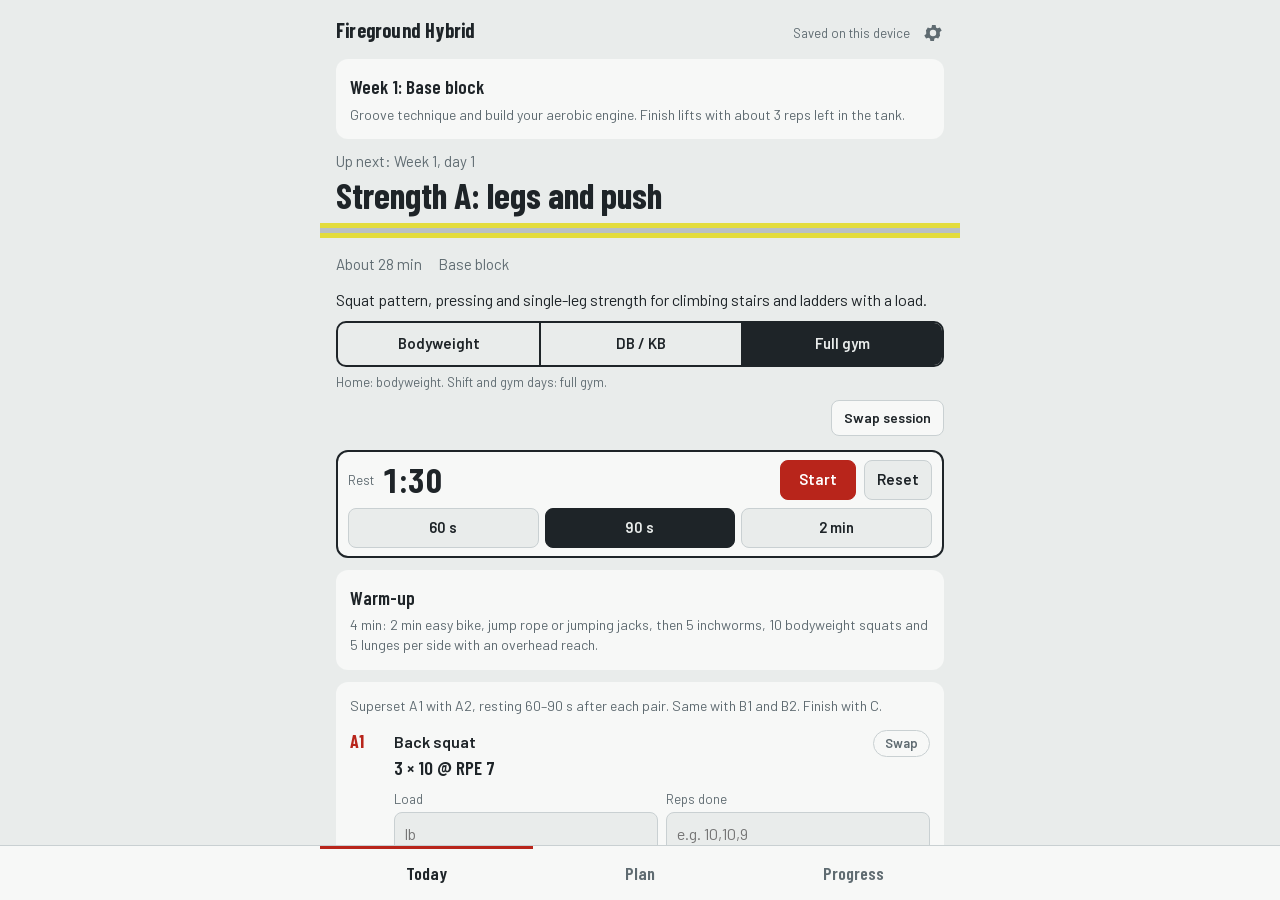
<file: index.html>
<!DOCTYPE html>
<html lang="en">
<head>
<meta charset="utf-8">
<meta name="viewport" content="width=device-width, initial-scale=1, viewport-fit=cover">
<title>Fireground Hybrid: 12 weeks</title>
<meta name="description" content="12-week hybrid strength and conditioning tracker for firefighters.">
<meta name="theme-color" content="#B8251B" media="(prefers-color-scheme: light)">
<meta name="theme-color" content="#151A1C" media="(prefers-color-scheme: dark)">
<meta name="apple-mobile-web-app-capable" content="yes">
<meta name="mobile-web-app-capable" content="yes">
<meta name="apple-mobile-web-app-status-bar-style" content="black-translucent">
<meta name="apple-mobile-web-app-title" content="Fireground">
<link rel="manifest" href="manifest.webmanifest">
<link rel="icon" type="image/png" sizes="192x192" href="icons/icon-192.png">
<link rel="apple-touch-icon" sizes="180x180" href="icons/icon-180.png">
<link rel="preload" href="fonts/barlow-400.woff2" as="font" type="font/woff2" crossorigin>
<link rel="preload" href="fonts/barlow-condensed-700.woff2" as="font" type="font/woff2" crossorigin>
<link rel="stylesheet" href="css/app.css">
<script>
/* Apply a shell sizing option saved in the diagnostic overlay before first paint (see app.css).
   Default: none (shell pinned to the screen edges). Choices saved before the nav-sizing release are
   cleared once, so everyone starts from the shell whose bottom is the screen bottom.            */
(function(){
  var o = null;
  try{
    if(localStorage.getItem('fh-shell-reset') !== '6'){ localStorage.removeItem('fh-shell'); localStorage.setItem('fh-shell-reset', '6'); }
    o = localStorage.getItem('fh-shell');
  }catch(e){}
  if(o === 'a' || o === 'b') document.documentElement.setAttribute('data-shell', o);
})();
</script>
</head>
<body>
<div id="app-shell">
<div class="statusbar" aria-hidden="true"></div>
<div id="scroller">
<div class="wrap">
  <header class="top"><span class="brand">Fireground Hybrid</span><span class="top-r"><span class="sync" id="sync">Saved on this device</span><button class="gear" id="open-settings" aria-label="Settings"><svg viewBox="0 0 24 24" width="22" height="22" aria-hidden="true"><path fill="currentColor" d="M19.4 13a7.6 7.6 0 0 0 0-2l2.1-1.6-2-3.5-2.5 1a7.5 7.5 0 0 0-1.7-1l-.4-2.6h-4l-.4 2.6a7.5 7.5 0 0 0-1.7 1l-2.5-1-2 3.5L4.6 11a7.6 7.6 0 0 0 0 2l-2.1 1.6 2 3.5 2.5-1a7.5 7.5 0 0 0 1.7 1l.4 2.6h4l.4-2.6a7.5 7.5 0 0 0 1.7-1l2.5 1 2-3.5zM12 15.5a3.5 3.5 0 1 1 0-7 3.5 3.5 0 0 1 0 7z"/></svg></button></span></header>
  <main id="app"></main>
</div>
</div>
<nav class="tabs" aria-label="Sections"><div class="in">
  <button data-tab="today">Today</button>
  <button data-tab="plan">Plan</button>
  <button data-tab="progress">Progress</button>
</div></nav>
</div>
<button class="update" id="update" hidden>Update available, tap to reload</button>
<div class="toast" id="toast" role="status" aria-live="polite"></div>
<div class="undo-toast" id="undo-toast" role="status" aria-live="polite" hidden><span id="undo-msg"></span><button id="undo-btn">Undo</button></div>
<div class="flash" id="flash" aria-hidden="true"></div>
<div class="sheet-wrap" id="sheet" hidden><div class="sheet-backdrop"></div><div class="sheet" role="dialog" aria-modal="true" aria-labelledby="sheet-title"><div class="sheet-grip" aria-hidden="true"></div><div id="sheet-body"></div></div></div>
<input type="file" id="import-file" class="vh" accept="application/json,.json" tabindex="-1" aria-hidden="true">
<script type="module" src="js/app.js"></script>
</body>
</html>
</file>
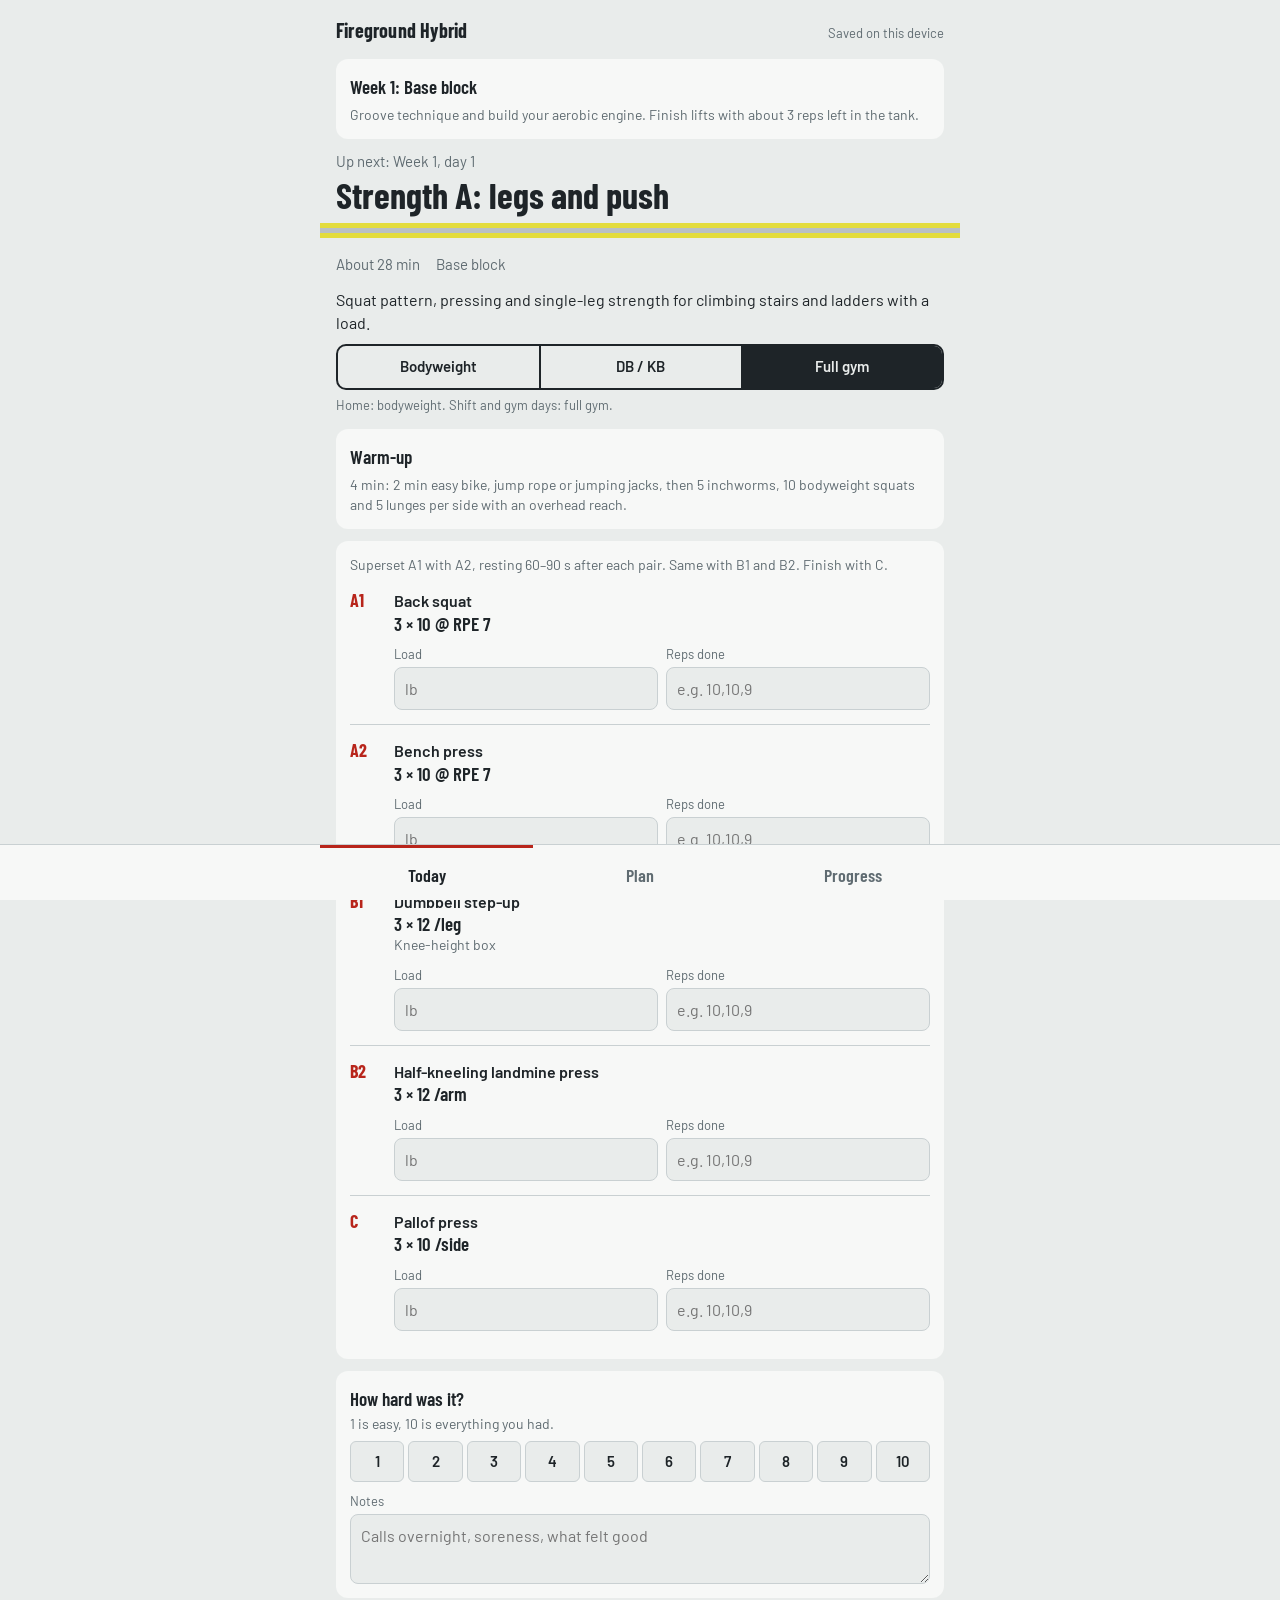
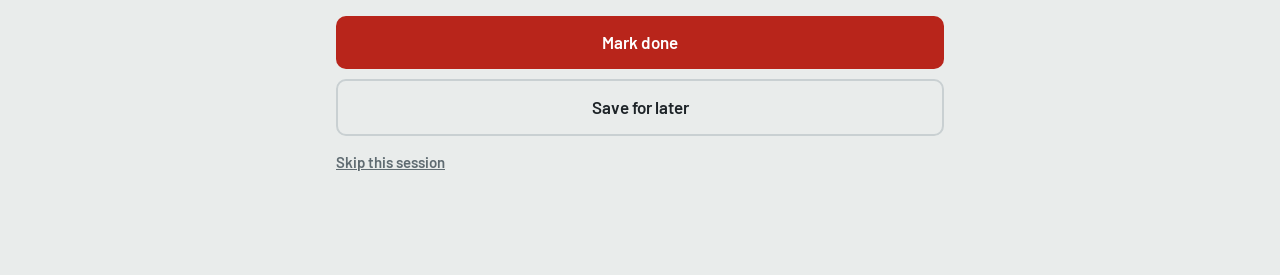
<file: fireground-hybrid.html>
<!DOCTYPE html>
<html lang="en">
<head>
<meta charset="utf-8">
<meta name="viewport" content="width=device-width, initial-scale=1, viewport-fit=cover">
<title>Fireground Hybrid: 12 weeks</title>
<link rel="preconnect" href="https://fonts.googleapis.com">
<link rel="preconnect" href="https://fonts.gstatic.com" crossorigin>
<link href="https://fonts.googleapis.com/css2?family=Barlow+Condensed:wght@500;600;700&family=Barlow:wght@400;500;600&display=swap" rel="stylesheet">
<style>
:root{
  --paper:#E9ECEB; --surface:#F7F8F7; --ink:#1E2428; --steel:#5F6B71; --line:#C9D0D2;
  --red:#B8251B; --red-ink:#FFFFFF; --trimY:#E3DC3C; --trimS:#B9C0C4; --hatch:#D3D8DA;
  --display:"Barlow Condensed","Arial Narrow",Arial,sans-serif;
  --body:"Barlow","Helvetica Neue",Arial,sans-serif;
  box-sizing:border-box;
  padding-top:env(safe-area-inset-top,0px);
  padding-bottom:env(safe-area-inset-bottom,0px);
}
@media (prefers-color-scheme: dark){
  :root:not([data-theme="light"]){
    --paper:#151A1C; --surface:#1E2427; --ink:#E5E9EA; --steel:#9AA6AC; --line:#333D41;
    --red:#E24B3C; --red-ink:#140706; --trimY:#D6D03A; --trimS:#8E979C; --hatch:#2B3337;
  }
}
:root[data-theme="dark"]{
  --paper:#151A1C; --surface:#1E2427; --ink:#E5E9EA; --steel:#9AA6AC; --line:#333D41;
  --red:#E24B3C; --red-ink:#140706; --trimY:#D6D03A; --trimS:#8E979C; --hatch:#2B3337;
}
*,*::before,*::after{box-sizing:inherit}
html{height:100%;scroll-padding-top:env(safe-area-inset-top,0px);-webkit-text-size-adjust:100%}
body{margin:0;min-height:100%;background:var(--paper);color:var(--ink);font-family:var(--body);font-size:16px;line-height:1.45}
button,input,textarea{font:inherit;color:inherit}
:focus-visible{outline:3px solid var(--red);outline-offset:2px}
.wrap{max-width:640px;margin:0 auto;padding:16px 16px calc(96px + env(safe-area-inset-bottom,0px))}
header.top{display:flex;justify-content:space-between;align-items:baseline;gap:12px;margin-bottom:14px}
.brand{font-family:var(--display);font-weight:700;font-size:20px;letter-spacing:.01em}
.sync{font-size:13px;color:var(--steel)}
h1{font-family:var(--display);font-weight:700;font-size:36px;line-height:1.02;margin:4px 0 10px}
h2{font-family:var(--display);font-weight:600;font-size:24px;line-height:1.1;margin:28px 0 10px}
h3{font-family:var(--display);font-weight:600;font-size:19px;margin:0}
p{margin:0 0 10px}
.muted{color:var(--steel)}
.small{font-size:14px}
.trim{height:15px;margin:6px -16px 16px;background:linear-gradient(to bottom,var(--trimY) 0 32%,var(--trimS) 32% 68%,var(--trimY) 68% 100%)}
.trim.thin{height:9px;margin:0 0 0;border-radius:2px}
.where{font-size:15px;color:var(--steel);margin:0}
.meta{display:flex;flex-wrap:wrap;gap:6px 16px;font-size:15px;color:var(--steel);margin-bottom:12px}
.seg{display:grid;grid-template-columns:repeat(3,1fr);border:2px solid var(--ink);border-radius:10px;overflow:hidden;margin:6px 0 6px}
.seg button{border:0;background:transparent;padding:10px 4px;font-weight:600;font-size:15px;cursor:pointer}
.seg button+button{border-left:2px solid var(--ink)}
.seg button[aria-pressed="true"]{background:var(--ink);color:var(--paper)}
.hint{font-size:13px;color:var(--steel);margin-bottom:14px}
.block{background:var(--surface);border-radius:12px;padding:14px;margin:12px 0}
.items{list-style:none;margin:0;padding:0}
.item{padding:14px 0;border-top:1px solid var(--line);display:grid;grid-template-columns:34px 1fr;gap:4px 10px}
.item:first-child{border-top:0;padding-top:4px}
.lab{font-family:var(--display);font-weight:700;font-size:18px;color:var(--red);line-height:1.3}
.nm{font-weight:600}
.rx{font-family:var(--display);font-weight:600;font-size:19px;line-height:1.2}
.note{font-size:14px;color:var(--steel)}
.inputs{grid-column:2;display:grid;grid-template-columns:1fr 1fr;gap:8px;margin-top:6px}
label.f{display:flex;flex-direction:column;font-size:13px;color:var(--steel);gap:3px}
input[type=text],input[type=number],textarea{width:100%;border:1.5px solid var(--line);background:var(--paper);border-radius:8px;padding:9px 10px;font-size:16px}
textarea{min-height:70px;resize:vertical}
.fields{display:grid;grid-template-columns:1fr 1fr;gap:10px}
.rpe{display:grid;grid-template-columns:repeat(10,1fr);gap:4px;margin:6px 0 4px}
.rpe button{border:1.5px solid var(--line);background:var(--paper);border-radius:6px;padding:9px 0;font-weight:600;cursor:pointer;font-size:15px}
.rpe button[aria-pressed="true"]{background:var(--red);border-color:var(--red);color:var(--red-ink)}
.actions{display:flex;flex-direction:column;gap:10px;margin-top:18px}
.btn{border:0;border-radius:10px;padding:14px 16px;font-weight:600;font-size:17px;cursor:pointer}
.btn.primary{background:var(--red);color:var(--red-ink)}
.btn.ghost{background:transparent;border:2px solid var(--line)}
.btn.link{background:none;padding:6px 0;text-align:left;color:var(--steel);text-decoration:underline;font-size:15px}
.done-note{display:flex;align-items:center;gap:10px;margin:10px 0}
.done-note .trim{width:46px;margin:0;flex:none}
/* plan */
.week{padding:12px 0;border-top:1px solid var(--line)}
.week.now h3{color:var(--red)}
.wk-head{display:flex;justify-content:space-between;align-items:baseline;gap:8px;margin-bottom:8px}
.tags{display:grid;grid-template-columns:repeat(6,1fr);gap:8px}
.tag{position:relative;border:2px solid var(--line);background:var(--surface);border-radius:7px;height:58px;display:flex;flex-direction:column;align-items:center;justify-content:flex-end;padding-bottom:6px;cursor:pointer;overflow:hidden}
.tag::before{content:"";position:absolute;top:6px;left:50%;width:9px;height:9px;margin-left:-4.5px;border-radius:50%;background:var(--paper);border:1.5px solid var(--line)}
.tag b{font-family:var(--display);font-size:20px;line-height:1}
.tag small{font-size:11px;color:var(--steel)}
.tag.opt{border-style:dashed}
.tag.done{border-color:var(--trimY);background:linear-gradient(to bottom,transparent 0 58%,var(--trimY) 58% 66%,var(--trimS) 66% 74%,var(--trimY) 74% 82%,transparent 82%) ,var(--surface)}
.tag.done b{color:var(--ink)}
.tag.done small{visibility:hidden}
.tag.skip{background:repeating-linear-gradient(135deg,var(--hatch) 0 6px,transparent 6px 12px),var(--surface)}
.tag.next{border-color:var(--red)}
.legend{display:flex;flex-wrap:wrap;gap:4px 14px;font-size:14px;color:var(--steel);margin:6px 0 4px}
/* progress */
table{width:100%;border-collapse:collapse;font-size:15px}
th,td{text-align:left;padding:9px 6px;border-top:1px solid var(--line);vertical-align:top}
th{font-weight:600;color:var(--steel);font-size:13px}
td.num{font-family:var(--display);font-weight:600;font-size:18px}
.bars{display:grid;grid-template-columns:repeat(12,1fr);gap:4px;align-items:end;height:120px;margin-top:6px}
.bar{background:var(--ink);border-radius:3px 3px 0 0;min-height:2px}
.bar.empty{background:var(--line)}
.bar-x{display:grid;grid-template-columns:repeat(12,1fr);gap:4px;font-size:11px;color:var(--steel);text-align:center;margin-top:4px}
.count{font-family:var(--display);font-weight:700;font-size:44px;line-height:1}
/* nav */
nav.tabs{position:fixed;left:0;right:0;bottom:0;background:var(--surface);border-top:1px solid var(--line);padding-bottom:env(safe-area-inset-bottom,0px);z-index:5}
nav.tabs .in{max-width:640px;margin:0 auto;display:grid;grid-template-columns:repeat(3,1fr)}
nav.tabs button{background:none;border:0;padding:14px 0 12px;font-family:var(--display);font-weight:600;font-size:18px;color:var(--steel);cursor:pointer;border-top:3px solid transparent}
nav.tabs button[aria-current="page"]{color:var(--ink);border-top-color:var(--red)}
.toast{position:fixed;left:50%;transform:translateX(-50%);bottom:calc(76px + env(safe-area-inset-bottom,0px));background:var(--ink);color:var(--paper);padding:10px 16px;border-radius:8px;font-size:15px;max-width:90vw;z-index:9;opacity:0;pointer-events:none;transition:opacity .2s}
.toast.show{opacity:1}
@media (prefers-reduced-motion: reduce){.toast{transition:none}}
</style>
</head>
<body>
<div class="wrap">
  <header class="top"><span class="brand">Fireground Hybrid</span><span class="sync" id="sync">Saved on this device</span></header>
  <main id="app"></main>
</div>
<nav class="tabs" aria-label="Sections"><div class="in">
  <button data-tab="today">Today</button>
  <button data-tab="plan">Plan</button>
  <button data-tab="progress">Progress</button>
</div></nav>
<div class="toast" id="toast" role="status" aria-live="polite"></div>

<script>
/* ---------------- Program ---------------- */
const PH = w => (w===4||w===8) ? 'deload' : w===12 ? 'test' : w<=3 ? 'base' : w<=7 ? 'build' : 'peak';
const PH_NAME = {base:'Base block', build:'Build block', peak:'Peak block', deload:'Deload week', test:'Test week'};
const PH_NOTE = {
  base:'Groove technique and build your aerobic engine. Finish lifts with about 3 reps left in the tank.',
  build:'Heavier loads and harder intervals. Finish lifts with about 2 reps left in the tank.',
  peak:'Heaviest lifts, fastest intervals and the most fireground-specific work of the program.',
  deload:'Back off on purpose. Same movements, less volume, so your body absorbs the last three weeks.',
  test:'A light week to freshen up, then retest everything from week 1.'
};
const MAIN = {1:'3 × 10 @ RPE 7',2:'3 × 10, add a little load',3:'4 × 8 @ RPE 7–8',4:'2 × 8 light (RPE 6)',5:'4 × 6 @ RPE 8',6:'4 × 5, add load',7:'5 × 5 @ RPE 8',8:'2 × 5 light (RPE 6)',9:'4 × 4 @ RPE 8',10:'4 × 3 @ RPE 8–9',11:'5 × 3, heaviest of the program',12:'3 × 3 crisp, about 80% effort'};
const MAINBW = {1:'3 × 12',2:'3 × 15',3:'4 × 12, 3-second lowering',4:'2 × 10 easy',5:'4 × 10, 3-sec lowering + pause',6:'4 × 12, 3-sec lowering + pause',7:'5 × 10, harder variation',8:'2 × 10 easy',9:'4 × 8, harder variation, explode up',10:'4 × max quality reps (stop 2 short)',11:'5 × 8, harder variation',12:'3 × 6 crisp'};
const ACC = {base:'3 × 12', build:'3 × 10', peak:'3 × 8', deload:'2 × 10', test:'2 × 8'};
const WARM = '4 min: 2 min easy bike, jump rope or jumping jacks, then 5 inchworms, 10 bodyweight squats and 5 lunges per side with an overhead reach.';
const it = (lab,name,rx,note='',log=true,main=false) => ({lab,name,rx,note,log,main});
const cardioFields = [{k:'duration',l:'Time (min)',t:'number'},{k:'distance',l:'Distance',t:'text'},{k:'hr',l:'Avg heart rate',t:'number'},{k:'watts',l:'Avg watts / RPM',t:'text'}];

function strengthA(w){
  const p=PH(w), m=MAIN[w], mb=MAINBW[w], a=ACC[p], pw = p==='peak', light = p==='deload'||p==='test';
  const C = light ? '2 × ' : '3 × ';
  return {kind:'strength', code:'S', title:'Strength A: legs and push', minutes: light?20:28,
    focus:'Squat pattern, pressing and single-leg strength for climbing stairs and ladders with a load.',
    how:'Superset A1 with A2, resting 60–90 s after each pair. Same with B1 and B2. Finish with C.',
    versions:{
      bw:[pw&&it('P','Squat jumps','3 × 5','Land soft, reset each rep',false), it('A1','Bulgarian split squat',mb+' /leg','Rear foot on a chair or couch',true,true), it('A2','Push-ups',mb,'Feet on a chair from week 7',true,true), it('B1','Reverse lunge',a+' /leg'), it('B2','Pike push-up',a), it('C','Hollow hold',C+'30 s','',false)].filter(Boolean),
      db:[pw&&it('P','Squat jumps','3 × 5','Land soft, reset each rep',false), it('A1','Goblet squat',m,'',true,true), it('A2','Dumbbell floor press',m,'Use a bench if you have one',true,true), it('B1','Dumbbell step-up',a+' /leg','Knee-height step'), it('B2','Half-kneeling dumbbell press',a+' /arm'), it('C','Suitcase carry',C+'30 m /side','Stay tall, no leaning')].filter(Boolean),
      gym:[pw&&it('P','Box jump','3 × 3','Step down, full reset each rep',false), it('A1','Back squat',m,'',true,true), it('A2','Bench press',m,'',true,true), it('B1','Dumbbell step-up',a+' /leg','Knee-height box'), it('B2','Half-kneeling landmine press',a+' /arm'), it('C','Pallof press',C+'10 /side','')].filter(Boolean)
    }};
}
function strengthB(w){
  const p=PH(w), m=MAIN[w], mb=MAINBW[w], a=ACC[p], pw = p==='peak', light = p==='deload'||p==='test';
  const C = light ? '2 × ' : '3 × ';
  return {kind:'strength', code:'S', title:'Strength B: pull, hinge and carry', minutes: light?20:28,
    focus:'Deadlift pattern, pulling and grip for hose pulls, victim drags and carrying tools.',
    how:'Superset A1 with A2, resting 60–90 s after each pair. Same with B1 and B2. Finish with C.',
    versions:{
      bw:[pw&&it('P','Broad jumps','3 × 3','Stick each landing',false), it('A1','Single-leg hip thrust',mb+' /leg','Shoulders on a couch or bench',true,true), it('A2','Pull-ups or table rows',mb,'Rows under a sturdy table if no bar',true,true), it('B1','Single-leg RDL',a+' /leg','Slow, hips square'), it('B2','Bear crawl',(light?'2':'4')+' × 20 m','Knees an inch off the floor',false), it('C','Side plank',C+'30 s /side','',false)].filter(Boolean),
      db:[pw&&it('P','Kettlebell swing','3 × 8 hard','Snap the hips, float the bell'), it('A1','Dumbbell Romanian deadlift',m,'',true,true), it('A2','One-arm dumbbell row',m+' /arm','',true,true), it('B1','Single-leg dumbbell RDL',a+' /leg'), it('B2','Farmer carry',(light?'2':'4')+' × 40 m','Heavy, fast, tall'), it('C','Plank drag-through',C+'10 /side')].filter(Boolean),
      gym:[pw&&it('P','Kettlebell swing','3 × 8 hard','Snap the hips, float the bell'), it('A1','Trap bar deadlift',m,'',true,true), it('A2','Pull-ups',m,'Band or lat pulldown if needed; add weight once 10 reps is easy',true,true), it('B1','Chest-supported row',a), it('B2','Farmer carry',(light?'2':'4')+' × 40 m','Heavy, fast, tall'), it('C','Dead hang',C+'max hold (cap 60 s)','Grip for tools and hose')].filter(Boolean)
    }};
}
function bike(w){
  const main = {1:'8 × 30 s hard (RPE 8), 90 s easy between',2:'10 × 30 s hard, 90 s easy between',3:'10 × 40 s hard, 80 s easy between',4:'20 min steady zone 2, add 4 × 15 s fast spins',5:'5 × 2 min hard (RPE 8), 1 min easy between',6:'6 × 2 min hard, 1 min easy between',7:'4 × 3 min hard, 90 s easy between',8:'20 min steady zone 2, add 4 × 15 s fast spins',9:'2 sets of 8 × 20 s all-out, 40 s easy; 2 min easy between sets',10:'2 sets of 10 × 20 s all-out, 40 s easy; 2 min easy between sets',11:'6 × 1 min hard, 1 min easy, then 4 × 20 s all-out, 40 s easy',12:'15 min easy, add 4 × 30 s openers at race pace'}[w];
  return {kind:'cardio', code:'B', title: PH(w)==='deload' ? 'Bike: easy aerobic' : 'Bike intervals', minutes:26,
    focus:'Your stationary bike at home is perfect for this. Builds the engine for repeated hard efforts on scene with low impact on your joints.',
    steps:[it('1','Warm-up','5 min easy, build to moderate','',false), it('2','Main set',main,'',false), it('3','Cool-down','3–5 min easy spin','',false)],
    fields:cardioFields};
}
function run(w){
  const main = {1:'20 min easy, conversational pace',2:'22 min easy',3:'25 min easy, last 3 min a little faster',4:'20 min easy',5:'3 × 5 min comfortably hard (RPE 7), 1 min walk between',6:'3 × 6 min comfortably hard, 1 min walk between',7:'2 × 10 min comfortably hard, 2 min walk between',8:'20 min easy',9:'6 × 90 s hard (RPE 8–9), 90 s easy jog between',10:'8 × 90 s hard, 90 s easy jog between',11:'5 × 2 min hard, 2 min easy jog between',12:'15 min easy, add 4 × 20 s strides'}[w];
  const easy = ['base','deload'].includes(PH(w)) || w===12;
  return {kind:'cardio', code:'R', title: easy ? 'Run: aerobic base' : 'Run: '+(PH(w)==='build'?'tempo':'intervals'), minutes:25,
    focus:'Walk breaks are fine on easy days. No running today? Do the same structure on the bike, a rower or a stair climber.',
    steps: easy ? [it('1','Run',main,'You should be able to talk in full sentences',false)] : [it('1','Warm-up','5 min easy jog','',false), it('2','Main set',main,'',false), it('3','Cool-down','3 min easy jog or walk','',false)],
    fields:cardioFields};
}
function hybrid(w){
  const p = PH(w);
  if (w===1 || w===12) return {kind:'hybrid', code:'F', title: w===1 ? 'Fireground benchmark' : 'Fireground benchmark retest', minutes:25,
    focus:'4 rounds for time. Note which version you use; repeat the same one in week 12 so the times compare.',
    how:'Warm up well, then go. Steady first round, empty the tank on the last.',
    versions:{
      bw:[it('1','Step-ups or stair climbs','20 total','Bench, stairs or a sturdy chair',false), it('2','Bear crawl','20 m','',false), it('3','Burpees','10','',false), it('4','Air squats','20','',false)],
      db:[it('1','Dumbbell step-ups','20 total','',false), it('2','Farmer carry','40 m','Heavy',false), it('3','Burpees','10','',false), it('4','Kettlebell swings','15','',false)],
      gym:[it('1','Row','250 m','',false), it('2','Sled push','20 m','Or 40 m heavy farmer carry',false), it('3','Burpees','10','',false), it('4','Kettlebell swings','15','',false)]
    },
    fields:[{k:'result',l:'Total time (mm:ss)',t:'text'},{k:'hr',l:'Avg heart rate',t:'number'}]};
  if (p==='base' || p==='deload') {
    const dl = p==='deload';
    return {kind:'hybrid', code:'F', title: dl ? 'Fireground circuit: easy' : 'Fireground circuit', minutes: dl?20:25,
      focus: dl ? '15 min continuous at an easy, nose-breathing pace, then 5 min of mobility.' : (w===2?'18':'20')+'-minute AMRAP at a steady pace (RPE 7). Move the whole time and count rounds.',
      how:'Cycle through the list in order. Smooth beats fast.',
      versions:{
        bw:[it('1','Burpees','10','',false), it('2','Step-ups or stair climbs','20 total','',false), it('3','Bear crawl','20 m','',false), it('4','Air squats','15','',false)],
        db:[it('1','Dumbbell thrusters','10','',false), it('2','Kettlebell swings','12','',false), it('3','Farmer carry','40 m','',false), it('4','Dumbbell step-ups','10 /leg','',false)],
        gym:[it('1','Row','200 m','',false), it('2','Sled push','20 m','',false), it('3','Wall balls','10','',false), it('4','Box step-ups','10 /leg','',false)]
      },
      fields:[{k:'result',l: dl ? 'How it felt' : 'Rounds completed',t:'text'},{k:'hr',l:'Avg heart rate',t:'number'}]};
  }
  if (p==='build') return {kind:'hybrid', code:'F', title:'Fireground circuit: for time', minutes:27,
    focus:(w===7?'6':'5')+' rounds for time with 60 s rest between rounds. Push the pace (RPE 8).',
    how:'Go hard but keep every rep clean. Log the total time.',
    versions:{
      bw:[it('1','Burpees','8','',false), it('2','Jumping lunges','20 total','',false), it('3','Bear crawl','20 m','',false), it('4','Push-ups','10','',false)],
      db:[it('1','Kettlebell swings','12','',false), it('2','Dumbbell push press','8','',false), it('3','Front-rack carry','30 m','',false), it('4','Dumbbell reverse lunges','10 total','',false)],
      gym:[it('1','Assault bike','12 cal','Or 15 cal row',false), it('2','Sled drag, walking backward','20 m','Victim drag',false), it('3','Dumbbell push press','8','',false), it('4','Farmer carry','30 m','',false)]
    },
    fields:[{k:'result',l:'Total time (mm:ss)',t:'text'},{k:'hr',l:'Avg heart rate',t:'number'}]};
  const rounds = w===9 ? 5 : 6;
  return {kind:'hybrid', code:'F', title:'Fireground intervals', minutes:26,
    focus: rounds+' rounds of 3 min on, 1 min off. Each round is 1 minute at each station, done in order.',
    how:'On shift, if your department allows it, do this in turnout coat and SCBA pack once in this block and cut it to 4 rounds.',
    versions:{
      bw:[it('1','Stair climbs or step-ups','1 min','Stair climb',false), it('2','Bear crawl','1 min','Search crawl',false), it('3','Burpees','1 min','',false)],
      db:[it('1','Weighted step-ups','1 min','Stair climb with a load',false), it('2','Farmer carry','1 min','Equipment carry',false), it('3','Kettlebell swings','1 min','',false)],
      gym:[it('1','Stair climber','1 min','Or weighted step-ups',false), it('2','Sled drag or rope sled pull','1 min','Victim drag, hose pull',false), it('3','Med ball or sledgehammer slams','1 min','Forcible entry',false)]
    },
    fields:[{k:'result',l:'Rounds completed',t:'text'},{k:'hr',l:'Avg heart rate',t:'number'}]};
}
function day6(w){
  if (w===1 || w===12) return {kind:'test', code:'T', title: w===1 ? 'Baseline test' : 'Final test', minutes:28,
    focus: w===1 ? 'Sets your starting numbers. Treadmill at 1% incline or a track is fine for the run.' : 'Same tests as week 1, same conditions if you can. See what twelve weeks did.',
    steps:[it('1','Warm-up','5 min easy jog plus a few strides','',false), it('2','1.5-mile run','For time','',false), it('3','Rest','5 min, walk it off','',false), it('4','Push-ups','One set, max reps','Chest to a fist on the floor, no resting at the top',false), it('5','Pull-ups','One set, max reps','Strict, from a dead hang',false)],
    fields:[{k:'run',l:'1.5-mile time (mm:ss)',t:'text'},{k:'pushups',l:'Push-ups',t:'number'},{k:'pullups',l:'Pull-ups',t:'number'}]};
  return {kind:'cardio', code:'Z', optional:true, title:'Zone 2 and mobility', minutes:30,
    focus:'Optional sixth day. Easy aerobic work that speeds recovery. Skip it if you are beat up after shift.',
    steps:[it('1','Zone 2','25 min easy bike or run','Nose breathing, talk in full sentences',false), it('2','Mobility','5 min','Hip flexor stretch, 90/90 hips, thoracic rotations, child\u2019s pose',false)],
    fields:cardioFields};
}
const PLAN = [];
for (let w=1; w<=12; w++){
  const days = [strengthA(w), bike(w), hybrid(w), run(w), strengthB(w), day6(w)];
  days.forEach((s,i)=>{ s.id='w'+w+'d'+(i+1); s.week=w; s.day=i+1; PLAN.push(s); });
}
const BY_ID = Object.fromEntries(PLAN.map(s=>[s.id,s]));
const REQUIRED = PLAN.filter(s=>!s.optional);
const VNAME = {bw:'Bodyweight', db:'DB / KB', gym:'Full gym'};

/* ---------------- State and storage ---------------- */
const KEY='fireground-hybrid.v1';
const state = {logs:{}, settings:{version:'gym'}, tab:'today', openId:null};
let REMOTE=null;
(function loadLocal(){ try{ const s=JSON.parse(localStorage.getItem(KEY)||'null'); if(s){ state.logs=s.logs||{}; state.settings=Object.assign(state.settings,s.settings||{});} }catch(e){} })();
let lt=null;
function saveLocal(){ clearTimeout(lt); lt=setTimeout(()=>{ try{ localStorage.setItem(KEY, JSON.stringify({logs:state.logs, settings:state.settings})); }catch(e){} },250); }
function setSync(t){ document.getElementById('sync').textContent=t; }
const clean = o => JSON.parse(JSON.stringify(o));
async function pushLog(id){
  saveLocal();
  if(!REMOTE) return true;
  try{ await REMOTE.doc('log_'+id).set(clean(state.logs[id])); setSync('Saved to your account'); return true; }
  catch(e){ setSync('Saved on this device only'); return false; }
}
async function pushSettings(){
  saveLocal();
  if(!REMOTE) return;
  try{ await REMOTE.doc('settings').set(clean(state.settings)); }catch(e){}
}
async function initRemote(){
  if(!window.claude || typeof claude.use!=='function') return;
  try{
    const [db,user] = await Promise.all([claude.use('db'), claude.use('user')]);
    if(!db || !user) return;
    const uid = await user.id(); if(!uid) return;
    const col = db.collection('data/users/'+uid);
    const snap = await col.get();
    const remote = {}; let rs=null;
    snap.docs.forEach(d=>{ if(!d.exists) return; if(d.id==='settings') rs=d.data(); else if(d.id.startsWith('log_')) remote[d.id.slice(4)]=d.data(); });
    REMOTE = col;
    const toPush=[];
    for(const id of new Set([...Object.keys(remote),...Object.keys(state.logs)])){
      const r=remote[id], l=state.logs[id];
      if(r && (!l || (r.updatedAt||0) >= (l.updatedAt||0))) state.logs[id]=clean(r);
      else if(l) toPush.push(id);
    }
    if(rs) state.settings=Object.assign(state.settings, rs);
    for(const id of toPush){ await col.doc('log_'+id).set(clean(state.logs[id])); }
    saveLocal(); setSync('Saved to your account'); render();
  }catch(e){ REMOTE=null; setSync('Saved on this device'); }
}

/* ---------------- Helpers ---------------- */
const esc = s => String(s??'').replace(/[&<>"']/g, c=>({'&':'&amp;','<':'&lt;','>':'&gt;','"':'&quot;',"'":'&#39;'}[c]));
const slug = s => s.toLowerCase().replace(/[^a-z0-9]+/g,'-');
const logOf = id => state.logs[id] || (state.logs[id] = {items:{}, fields:{}, notes:'', rpe:null, done:false, skipped:false});
const isDone = id => !!(state.logs[id] && state.logs[id].done);
const isSkip = id => !!(state.logs[id] && state.logs[id].skipped && !state.logs[id].done);
function nextSession(){ return PLAN.find(s=>!isDone(s.id) && !isSkip(s.id)) || null; }
function currentWeek(){ const n=nextSession(); return n ? n.week : 12; }
function toast(t){ const el=document.getElementById('toast'); el.textContent=t; el.classList.add('show'); clearTimeout(toast.t); toast.t=setTimeout(()=>el.classList.remove('show'),2600); }
function fmtDate(iso){ try{ return new Date(iso).toLocaleDateString(undefined,{month:'short',day:'numeric'}); }catch(e){ return iso; } }

/* ---------------- Views ---------------- */
function sessionView(s, isNext){
  const log = state.logs[s.id] || {items:{},fields:{},notes:'',rpe:null};
  const v = log.done && log.version ? log.version : state.settings.version;
  const list = s.versions ? s.versions[v] : s.steps;
  let h = '';
  if(!isNext && state.openId) h += `<button class="btn link" data-act="back">Back to ${state.tab==='plan'?'plan':'up next'}</button>`;
  h += `<p class="where">${isNext?'Up next: ':''}Week ${s.week}, day ${s.day}${s.optional?' (optional)':''}</p>`;
  h += `<h1>${esc(s.title)}</h1><div class="trim" aria-hidden="true"></div>`;
  h += `<div class="meta"><span>About ${s.minutes} min</span><span>${PH_NAME[PH(s.week)]}</span></div>`;
  h += `<p>${esc(s.focus)}</p>`;
  if(log.done) h += `<div class="done-note"><div class="trim thin" aria-hidden="true"></div><span>Done ${log.date?fmtDate(log.date):''}${log.version&&s.versions?' with '+VNAME[log.version]:''}</span></div>`;
  if(s.versions){
    h += `<div class="seg" role="group" aria-label="Equipment">${['bw','db','gym'].map(k=>`<button data-ver="${k}" aria-pressed="${k===v}">${VNAME[k]}</button>`).join('')}</div>`;
    h += `<div class="hint">Home: bodyweight. Shift and gym days: full gym.</div>`;
  }
  if(s.kind==='strength'||s.kind==='hybrid') h += `<div class="block"><h3>Warm-up</h3><p class="small muted" style="margin:4px 0 0">${WARM}</p></div>`;
  h += `<div class="block">${s.how?`<p class="small muted">${esc(s.how)}</p>`:''}<ul class="items">`;
  list.forEach(x=>{
    const key = v+':'+slug(x.name);
    const iv = (log.items||{})[key] || {};
    h += `<li class="item"><span class="lab">${esc(x.lab)}</span><div><div class="nm">${esc(x.name)}</div><div class="rx">${esc(x.rx)}</div>${x.note?`<div class="note">${esc(x.note)}</div>`:''}</div>`;
    if(x.log) h += `<div class="inputs"><label class="f">Load<input type="text" inputmode="decimal" data-f="items|${key}|load" value="${esc(iv.load)}" placeholder="${v==='bw'?'bodyweight':'lb'}"></label><label class="f">Reps done<input type="text" data-f="items|${key}|reps" value="${esc(iv.reps)}" placeholder="e.g. 10,10,9"></label></div>`;
    h += `</li>`;
  });
  h += `</ul></div>`;
  if(s.fields){
    h += `<div class="block"><h3>Results</h3><div class="fields" style="margin-top:8px">${s.fields.map(f=>`<label class="f">${f.l}<input type="${f.t==='number'?'number':'text'}" ${f.t==='number'?'inputmode="numeric"':''} data-f="fields|${f.k}" value="${esc((log.fields||{})[f.k])}"></label>`).join('')}</div></div>`;
  }
  h += `<div class="block"><h3>How hard was it?</h3><p class="small muted" style="margin:2px 0 0">1 is easy, 10 is everything you had.</p><div class="rpe" role="group" aria-label="Session effort">${[1,2,3,4,5,6,7,8,9,10].map(n=>`<button data-rpe="${n}" aria-pressed="${log.rpe===n}">${n}</button>`).join('')}</div>
    <label class="f" style="margin-top:10px">Notes<textarea data-f="notes" placeholder="Calls overnight, soreness, what felt good">${esc(log.notes)}</textarea></label></div>`;
  h += `<div class="actions">`;
  if(log.done) h += `<button class="btn ghost" data-act="save">Save changes</button><button class="btn link" data-act="undone">Mark as not done</button>`;
  else {
    h += `<button class="btn primary" data-act="done">Mark done</button><button class="btn ghost" data-act="save">Save for later</button>`;
    h += isSkip(s.id) ? `<button class="btn link" data-act="unskip">Put back in the queue</button>` : `<button class="btn link" data-act="skip">Skip this session</button>`;
  }
  h += `</div>`;
  return h;
}

function todayView(){
  if(state.openId) return sessionView(BY_ID[state.openId], false);
  const n = nextSession();
  if(!n) return `<h1>Twelve weeks, done.</h1><div class="trim" aria-hidden="true"></div><p>Every session is logged or skipped. Open Progress to compare your week 1 and week 12 numbers.</p>`;
  const wkStart = PLAN.find(s=>s.week===n.week);
  let h = '';
  if(n.id===wkStart.id) h += `<div class="block"><h3>Week ${n.week}: ${PH_NAME[PH(n.week)]}</h3><p class="small muted" style="margin:4px 0 0">${PH_NOTE[PH(n.week)]}</p></div>`;
  return h + sessionView(n, true);
}

function planView(){
  const cw = currentWeek(), nx = nextSession();
  let h = `<h1>12-week plan</h1><div class="trim" aria-hidden="true"></div>
  <p>Do the days in order and fit them around your shifts; they don't have to land on set weekdays. Five sessions a week, plus an optional sixth.</p>
  <div class="legend"><span>S strength</span><span>B bike</span><span>F fireground</span><span>R run</span><span>Z zone 2</span><span>T test</span></div>`;
  for(let w=1; w<=12; w++){
    h += `<section class="week${w===cw?' now':''}"><div class="wk-head"><h3>Week ${w}</h3><span class="small muted">${PH_NAME[PH(w)]}</span></div><div class="tags">`;
    PLAN.filter(s=>s.week===w).forEach(s=>{
      const cls = ['tag', s.optional?'opt':'', isDone(s.id)?'done':'', isSkip(s.id)?'skip':'', nx&&nx.id===s.id?'next':''].join(' ');
      h += `<button class="${cls}" data-open="${s.id}" aria-label="Day ${s.day}: ${esc(s.title)}${isDone(s.id)?', done':isSkip(s.id)?', skipped':''}"><b>${s.code}</b><small>Day ${s.day}</small></button>`;
    });
    h += `</div></section>`;
  }
  return h;
}

function progressView(){
  const done = REQUIRED.filter(s=>isDone(s.id)).length;
  const extra = PLAN.filter(s=>s.optional && isDone(s.id)).length;
  let h = `<h1>Progress</h1><div class="trim" aria-hidden="true"></div>`;
  h += `<div class="block"><div class="count">${done} <span class="muted" style="font-size:24px">of ${REQUIRED.length}</span></div><p class="muted" style="margin:4px 0 0">core sessions done, plus ${extra} optional zone 2 day${extra===1?'':'s'}. You're in week ${currentWeek()}.</p></div>`;

  const t1 = (state.logs.w1d6||{}).fields||{}, t2=(state.logs.w12d6||{}).fields||{};
  const b1 = state.logs.w1d3||{}, b2 = state.logs.w12d3||{};
  const cell = x => (x===undefined||x===null||x==='') ? '<span class="muted">–</span>' : esc(x);
  h += `<h2>Tests</h2><div class="block"><table><thead><tr><th>Test</th><th>Week 1</th><th>Week 12</th></tr></thead><tbody>
    <tr><td>1.5-mile run</td><td class="num">${cell(t1.run)}</td><td class="num">${cell(t2.run)}</td></tr>
    <tr><td>Push-ups</td><td class="num">${cell(t1.pushups)}</td><td class="num">${cell(t2.pushups)}</td></tr>
    <tr><td>Pull-ups</td><td class="num">${cell(t1.pullups)}</td><td class="num">${cell(t2.pullups)}</td></tr>
    <tr><td>Fireground benchmark${b1.version?`<div class="note">${VNAME[b1.version]}</div>`:''}</td><td class="num">${cell((b1.fields||{}).result)}</td><td class="num">${cell((b2.fields||{}).result)}</td></tr>
  </tbody></table></div>`;

  // main lifts
  const best = {};
  PLAN.filter(s=>s.kind==='strength').forEach(s=>{
    const log = state.logs[s.id]; if(!log||!log.items) return;
    ['bw','db','gym'].forEach(v=>s.versions[v].filter(x=>x.main).forEach(x=>{
      const e = log.items[v+':'+slug(x.name)]; if(!e) return;
      const n = parseFloat(String(e.load||'').replace(/[^0-9.]/g,''));
      const r = best[x.name] || (best[x.name]={first:null,best:null});
      if(!isNaN(n)){ if(!r.first) r.first={n,w:s.week}; if(!r.best||n>=r.best.n) r.best={n,w:s.week,reps:e.reps}; }
      else if(e.reps && !r.best){ r.reps = e.reps; r.wk=s.week; }
    }));
  });
  const names = Object.keys(best);
  h += `<h2>Main lifts</h2><div class="block">`;
  if(!names.length) h += `<p class="muted" style="margin:0">Log a load on any A1 or A2 lift and your first and best numbers show up here.</p>`;
  else {
    h += `<table><thead><tr><th>Lift</th><th>First</th><th>Best</th></tr></thead><tbody>`;
    names.forEach(n=>{ const r=best[n];
      h += `<tr><td>${esc(n)}</td><td class="num">${r.first?esc(r.first.n)+'<div class="note">wk '+r.first.w+'</div>':'<span class="muted">–</span>'}</td><td class="num">${r.best?esc(r.best.n)+'<div class="note">wk '+r.best.w+(r.best.reps?', '+esc(r.best.reps):'')+'</div>':(r.reps?esc(r.reps)+'<div class="note">wk '+r.wk+'</div>':'<span class="muted">–</span>')}</td></tr>`; });
    h += `</tbody></table>`;
  }
  h += `</div>`;

  // effort by week
  const avg = []; for(let w=1;w<=12;w++){ const r = PLAN.filter(s=>s.week===w && isDone(s.id) && state.logs[s.id].rpe).map(s=>state.logs[s.id].rpe); avg.push(r.length ? r.reduce((a,b)=>a+b,0)/r.length : null); }
  h += `<h2>Average effort by week</h2><div class="block"><div class="bars" aria-label="Average session effort per week">${avg.map((a,i)=>`<div class="bar${a?'':' empty'}" style="height:${a?a*10:2}%" title="Week ${i+1}: ${a?a.toFixed(1):'no data'}"></div>`).join('')}</div><div class="bar-x">${avg.map((_,i)=>`<span>${i+1}</span>`).join('')}</div><p class="small muted" style="margin:10px 0 0">Expect it to climb through each block and dip in weeks 4 and 8. If deload weeks still feel like an 8, sleep and shift load are catching up with you.</p></div>`;
  h += `<div class="actions"><button class="btn link" data-act="reset">Erase all logged data</button></div>`;
  return h;
}

function render(){
  const app = document.getElementById('app');
  app.innerHTML = state.tab==='plan' ? (state.openId ? sessionView(BY_ID[state.openId], false) : planView())
                : state.tab==='progress' ? progressView() : todayView();
  document.querySelectorAll('nav.tabs button').forEach(b=>b.setAttribute('aria-current', b.dataset.tab===state.tab ? 'page' : 'false'));
}

/* ---------------- Events ---------------- */
function currentSession(){
  if(state.openId) return BY_ID[state.openId];
  return state.tab==='today' ? nextSession() : null;
}
document.querySelector('nav.tabs').addEventListener('click', e=>{
  const b = e.target.closest('button[data-tab]'); if(!b) return;
  state.tab = b.dataset.tab; state.openId = null; render(); window.scrollTo(0,0);
});
document.getElementById('app').addEventListener('input', e=>{
  const el = e.target.closest('[data-f]'); if(!el) return;
  const s = currentSession(); if(!s) return;
  const log = logOf(s.id); const p = el.dataset.f.split('|');
  if(p[0]==='notes') log.notes = el.value;
  else if(p[0]==='fields'){ log.fields = log.fields||{}; log.fields[p[1]] = el.value; }
  else if(p[0]==='items'){ log.items = log.items||{}; const o = log.items[p[1]] || (log.items[p[1]]={}); o[p[2]] = el.value; }
  log.updatedAt = Date.now(); saveLocal();
});
document.getElementById('app').addEventListener('click', async e=>{
  const t = e.target.closest('button'); if(!t) return;
  if(t.dataset.open){ state.openId = t.dataset.open; render(); window.scrollTo(0,0); return; }
  const s = currentSession();
  if(t.dataset.ver){ state.settings.version = t.dataset.ver; if(s && isDone(s.id)){ const l=logOf(s.id); l.version=t.dataset.ver; l.updatedAt=Date.now(); saveLocal(); } render(); pushSettings(); return; }
  if(t.dataset.rpe && s){ const log=logOf(s.id); log.rpe=+t.dataset.rpe; log.updatedAt=Date.now(); render(); saveLocal(); return; }
  const act = t.dataset.act; if(!act) return;
  if(act==='back'){ state.openId=null; render(); window.scrollTo(0,0); return; }
  if(act==='reset'){
    if(!confirm('Erase every logged session and test result? This cannot be undone.')) return;
    const ids = Object.keys(state.logs); state.logs = {}; saveLocal();
    if(REMOTE){ for(const id of ids){ try{ await REMOTE.doc('log_'+id).delete(); }catch(err){} } }
    render(); toast('All logged data erased'); return;
  }
  if(!s) return;
  const log = logOf(s.id); log.updatedAt = Date.now();
  if(act==='done'){
    log.done = true; log.skipped = false; log.date = new Date().toISOString(); if(s.versions) log.version = state.settings.version;
    const ok = await pushLog(s.id); state.openId = null; state.tab='today'; render(); window.scrollTo(0,0);
    const n = nextSession(); toast((ok?'Marked done.':'Marked done on this device.') + (n?' Up next: '+n.title:''));
  } else if(act==='save'){
    if(s.versions && log.done) log.version = log.version || state.settings.version;
    const ok = await pushLog(s.id); toast(ok?'Saved':'Saved on this device');
  } else if(act==='undone'){
    log.done = false; await pushLog(s.id); render(); toast('Marked as not done');
  } else if(act==='skip'){
    log.skipped = true; await pushLog(s.id); state.openId=null; render(); window.scrollTo(0,0); toast('Skipped');
  } else if(act==='unskip'){
    log.skipped = false; await pushLog(s.id); render(); toast('Back in the queue');
  }
});

render();
initRemote();
</script>
</body>
</html>
</file>
<file: css/app.css>
/* Self-hosted Barlow / Barlow Condensed (SIL OFL 1.1, see fonts/OFL.txt). Latin subset. */
@font-face{font-family:"Barlow";font-style:normal;font-weight:400;font-display:swap;src:url(../fonts/barlow-400.woff2) format("woff2")}
@font-face{font-family:"Barlow";font-style:normal;font-weight:500;font-display:swap;src:url(../fonts/barlow-500.woff2) format("woff2")}
@font-face{font-family:"Barlow";font-style:normal;font-weight:600;font-display:swap;src:url(../fonts/barlow-600.woff2) format("woff2")}
@font-face{font-family:"Barlow Condensed";font-style:normal;font-weight:500;font-display:swap;src:url(../fonts/barlow-condensed-500.woff2) format("woff2")}
@font-face{font-family:"Barlow Condensed";font-style:normal;font-weight:600;font-display:swap;src:url(../fonts/barlow-condensed-600.woff2) format("woff2")}
@font-face{font-family:"Barlow Condensed";font-style:normal;font-weight:700;font-display:swap;src:url(../fonts/barlow-condensed-700.woff2) format("woff2")}

:root{
  --paper:#E9ECEB; --surface:#F7F8F7; --ink:#1E2428; --steel:#5F6B71; --line:#C9D0D2;
  --red:#B8251B; --red-ink:#FFFFFF; --trimY:#E3DC3C; --trimS:#B9C0C4; --hatch:#D3D8DA;
  --display:"Barlow Condensed","Arial Narrow",Arial,sans-serif;
  --body:"Barlow","Helvetica Neue",Arial,sans-serif;
  box-sizing:border-box;
}
@media (prefers-color-scheme: dark){
  :root:not([data-theme="light"]){
    --paper:#151A1C; --surface:#1E2427; --ink:#E5E9EA; --steel:#9AA6AC; --line:#333D41;
    --red:#E24B3C; --red-ink:#140706; --trimY:#D6D03A; --trimS:#8E979C; --hatch:#2B3337;
  }
}
:root[data-theme="dark"]{
  --paper:#151A1C; --surface:#1E2427; --ink:#E5E9EA; --steel:#9AA6AC; --line:#333D41;
  --red:#E24B3C; --red-ink:#140706; --trimY:#D6D03A; --trimS:#8E979C; --hatch:#2B3337;
}
*,*::before,*::after{box-sizing:inherit}
html{height:100%;-webkit-text-size-adjust:100%}
body{margin:0;padding:0;background:var(--paper);color:var(--ink);font-family:var(--body);font-size:16px;line-height:1.45}
button,input,textarea{font:inherit;color:inherit}
:focus-visible{outline:3px solid var(--red);outline-offset:2px}
.wrap{max-width:640px;margin:0 auto;padding:16px 16px 24px}
header.top{display:flex;justify-content:space-between;align-items:baseline;gap:12px;margin-bottom:14px}
.brand{font-family:var(--display);font-weight:700;font-size:20px;letter-spacing:.01em}
.sync{font-size:13px;color:var(--steel)}
h1{font-family:var(--display);font-weight:700;font-size:36px;line-height:1.02;margin:4px 0 10px}
h2{font-family:var(--display);font-weight:600;font-size:24px;line-height:1.1;margin:28px 0 10px}
h3{font-family:var(--display);font-weight:600;font-size:19px;margin:0}
p{margin:0 0 10px}
.muted{color:var(--steel)}
.small{font-size:14px}
.trim{height:15px;margin:6px -16px 16px;background:linear-gradient(to bottom,var(--trimY) 0 32%,var(--trimS) 32% 68%,var(--trimY) 68% 100%)}
.trim.thin{height:9px;margin:0 0 0;border-radius:2px}
.where{font-size:15px;color:var(--steel);margin:0}
.meta{display:flex;flex-wrap:wrap;gap:6px 16px;font-size:15px;color:var(--steel);margin-bottom:12px}
.seg{display:grid;grid-template-columns:repeat(3,1fr);border:2px solid var(--ink);border-radius:10px;overflow:hidden;margin:6px 0 6px}
.seg button{border:0;background:transparent;padding:10px 4px;font-weight:600;font-size:15px;cursor:pointer}
.seg button+button{border-left:2px solid var(--ink)}
.seg button[aria-pressed="true"]{background:var(--ink);color:var(--paper)}
.hint{font-size:13px;color:var(--steel);margin-bottom:14px}
.block{background:var(--surface);border-radius:12px;padding:14px;margin:12px 0}
.items{list-style:none;margin:0;padding:0}
.item{padding:14px 0;border-top:1px solid var(--line);display:grid;grid-template-columns:34px 1fr;gap:4px 10px}
.item:first-child{border-top:0;padding-top:4px}
.lab{font-family:var(--display);font-weight:700;font-size:18px;color:var(--red);line-height:1.3}
.nm{font-weight:600}
.rx{font-family:var(--display);font-weight:600;font-size:19px;line-height:1.2}
.note{font-size:14px;color:var(--steel)}
.inputs{grid-column:2;display:grid;grid-template-columns:1fr 1fr;gap:8px;margin-top:6px}
label.f{display:flex;flex-direction:column;font-size:13px;color:var(--steel);gap:3px}
input[type=text],input[type=number],textarea{width:100%;border:1.5px solid var(--line);background:var(--paper);border-radius:8px;padding:9px 10px;font-size:16px}
textarea{min-height:70px;resize:vertical}
.fields{display:grid;grid-template-columns:1fr 1fr;gap:10px}
.rpe{display:grid;grid-template-columns:repeat(10,1fr);gap:4px;margin:6px 0 4px}
.rpe button{border:1.5px solid var(--line);background:var(--paper);border-radius:6px;padding:9px 0;font-weight:600;cursor:pointer;font-size:15px}
.rpe button[aria-pressed="true"]{background:var(--red);border-color:var(--red);color:var(--red-ink)}
.actions{display:flex;flex-direction:column;gap:10px;margin-top:18px}
.btn{border:0;border-radius:10px;padding:14px 16px;font-weight:600;font-size:17px;cursor:pointer}
.btn.primary{background:var(--red);color:var(--red-ink)}
.btn.ghost{background:transparent;border:2px solid var(--line)}
.btn.link{background:none;padding:6px 0;text-align:left;color:var(--steel);text-decoration:underline;font-size:15px}
.done-note{display:flex;align-items:center;gap:10px;margin:10px 0}
.done-note .trim{width:46px;margin:0;flex:none}
/* plan */
.week{padding:12px 0;border-top:1px solid var(--line)}
.week.now h3{color:var(--red)}
.wk-head{display:flex;justify-content:space-between;align-items:baseline;gap:8px;margin-bottom:8px}
.tags{display:grid;grid-template-columns:repeat(6,1fr);gap:8px}
.tag{position:relative;border:2px solid var(--line);background:var(--surface);border-radius:7px;height:58px;display:flex;flex-direction:column;align-items:center;justify-content:flex-end;padding-bottom:6px;cursor:pointer;overflow:hidden}
.tag::before{content:"";position:absolute;top:6px;left:50%;width:9px;height:9px;margin-left:-4.5px;border-radius:50%;background:var(--paper);border:1.5px solid var(--line)}
.tag b{font-family:var(--display);font-size:20px;line-height:1}
.tag small{font-size:11px;color:var(--steel)}
.tag.opt{border-style:dashed}
.tag.done{border-color:var(--trimY);background:linear-gradient(to bottom,transparent 0 58%,var(--trimY) 58% 66%,var(--trimS) 66% 74%,var(--trimY) 74% 82%,transparent 82%) ,var(--surface)}
.tag.done b{color:var(--ink)}
.tag.done small{visibility:hidden}
.tag.skip{background:repeating-linear-gradient(135deg,var(--hatch) 0 6px,transparent 6px 12px),var(--surface)}
.tag.next{border-color:var(--red)}
.legend{display:flex;flex-wrap:wrap;gap:4px 14px;font-size:14px;color:var(--steel);margin:6px 0 4px}
/* progress */
table{width:100%;border-collapse:collapse;font-size:15px}
th,td{text-align:left;padding:9px 6px;border-top:1px solid var(--line);vertical-align:top}
th{font-weight:600;color:var(--steel);font-size:13px}
td.num{font-family:var(--display);font-weight:600;font-size:18px}
.bars{display:grid;grid-template-columns:repeat(12,1fr);gap:4px;align-items:end;height:120px;margin-top:6px}
.bar{background:var(--ink);border-radius:3px 3px 0 0;min-height:2px}
.bar.empty{background:var(--line)}
.bar-x{display:grid;grid-template-columns:repeat(12,1fr);gap:4px;font-size:11px;color:var(--steel);text-align:center;margin-top:4px}
.count{font-family:var(--display);font-weight:700;font-size:44px;line-height:1}
/* nav */
/* Height comes from the buttons (padding + one line of text, about 56 pt) plus the home-indicator inset; the background runs to the screen edge. */
/* Like a native iOS tab bar: a 49 pt tab area (1 px border + 48 px buttons), then just enough
   bottom padding to clear the home indicator. The only place the bottom inset touches the layout. */
nav.tabs{flex:0 0 auto;background:var(--surface);border-top:1px solid var(--line);padding-bottom:max(6px, calc(env(safe-area-inset-bottom,0px) - 12px))}
nav.tabs .in{max-width:640px;margin:0 auto;display:grid;grid-template-columns:repeat(3,1fr)}
nav.tabs button{display:flex;align-items:center;justify-content:center;min-height:48px;background:none;border:0;padding:10px 0 6px;line-height:1.1;font-family:var(--display);font-weight:600;font-size:18px;color:var(--steel);cursor:pointer;border-top:3px solid transparent}
nav.tabs button[aria-current="page"]{color:var(--ink);border-top-color:var(--red)}
.toast{position:fixed;left:50%;transform:translateX(-50%);bottom:calc(76px + env(safe-area-inset-bottom,0px));background:var(--ink);color:var(--paper);padding:10px 16px;border-radius:8px;font-size:15px;max-width:90vw;z-index:9;opacity:0;pointer-events:none;transition:opacity .2s}
.toast.show{opacity:1}
@media (prefers-reduced-motion: reduce){.toast{transition:none}}

/* ---------------- PWA additions ---------------- */
/* Backdrop behind the iOS status bar (black-translucent draws white text over the page). */
:root{--bar:#B8251B}
@media (prefers-color-scheme: dark){:root:not([data-theme="light"]){--bar:#151A1C}}
:root[data-theme="dark"]{--bar:#151A1C}
.statusbar{flex:0 0 auto;height:env(safe-area-inset-top,0px);background:var(--bar)}
/* rest timer */
#timer-slot{position:sticky;top:0;z-index:4;margin:12px 0}
#timer-slot:empty{display:none}
.timer{background:var(--surface);border:2px solid var(--ink);border-radius:12px;padding:8px 10px;transition:background-color .2s}
.timer .row{display:flex;align-items:center;gap:8px}
.timer .row+.row{margin-top:8px}
.t-lab{font-size:13px;color:var(--steel)}
.t-time{font-family:var(--display);font-weight:700;font-size:34px;line-height:1;min-width:76px;font-variant-numeric:tabular-nums}
.timer .row .grow{flex:1}
.timer button{border:1.5px solid var(--line);background:var(--paper);border-radius:8px;padding:8px 12px;font-weight:600;font-size:15px;cursor:pointer}
.timer button.go{background:var(--red);border-color:var(--red);color:var(--red-ink);min-width:76px}
.t-pre{display:grid;grid-template-columns:repeat(3,1fr);gap:6px;flex:1}
.t-pre button[aria-pressed="true"]{background:var(--ink);border-color:var(--ink);color:var(--paper)}
.timer.zero{background:var(--trimY);border-color:var(--trimY);color:#1E2428}
.timer.zero .t-lab{color:#1E2428}
.flash{position:fixed;inset:0;background:var(--red);z-index:30;pointer-events:none;opacity:0}
.flash.on{animation:flash .45s ease-in-out 4}
@keyframes flash{0%,100%{opacity:0}50%{opacity:.85}}
@media (prefers-reduced-motion: reduce){.flash.on{animation:none;opacity:.6}.timer{transition:none}}
/* update banner */
.update{position:fixed;left:16px;right:16px;max-width:608px;margin:0 auto;bottom:calc(76px + env(safe-area-inset-bottom,0px));background:var(--ink);color:var(--paper);border:0;border-radius:10px;padding:12px 16px;font-weight:600;font-size:15px;text-align:left;cursor:pointer;z-index:10}
.update[hidden]{display:none}
/* backup */
.reminder{border-left:4px solid var(--red);padding-left:12px;margin:0 0 12px}
.backup-actions{display:grid;grid-template-columns:1fr 1fr;gap:10px;margin-top:12px}
.backup-actions .btn{font-size:16px;padding:12px 10px}
.vh{position:absolute;width:1px;height:1px;overflow:hidden;clip:rect(0 0 0 0);white-space:nowrap}
input[type=password]{width:100%;border:1.5px solid var(--line);background:var(--paper);border-radius:8px;padding:9px 10px;font-size:16px}
/* cycles */
.cyc{display:flex;align-items:center;gap:10px;margin:0 0 10px;font-size:15px;color:var(--steel)}
.cyc span{flex:1}
.cyc button{border:1.5px solid var(--line);background:var(--surface);border-radius:8px;width:40px;height:36px;font-size:20px;line-height:1;cursor:pointer}
.cyc button:disabled{opacity:.35;cursor:default}
.progs{display:grid;gap:10px;margin:12px 0}
.prog{display:flex;flex-direction:column;gap:2px;text-align:left;border:2px solid var(--line);background:var(--surface);border-radius:12px;padding:12px 14px;cursor:pointer}
.prog b{font-family:var(--display);font-weight:700;font-size:20px}
.prog small{font-size:13px;color:var(--steel)}
.prog span{font-size:15px}
.prog[aria-checked="true"]{border-color:var(--red);box-shadow:inset 6px 0 0 var(--red)}
.note.last{color:var(--ink);opacity:.8}
.hist{display:flex;justify-content:space-between;align-items:center;gap:10px;padding:12px 0;border-top:1px solid var(--line)}
.hist:first-child{border-top:0;padding-top:2px}
.hist .btn.link{flex:none}
/* coaching tips */
.tip{margin:6px 0 2px;padding:7px 10px;border-left:4px solid var(--trimY);background:var(--paper);border-radius:4px;font-size:14px;line-height:1.35}
.tip.down{border-left-color:var(--red)}
.tip.info{border-left-color:var(--trimS)}
.block>.tip,p+.tip{margin:0 0 12px}
/* swaps */
.top-r{display:flex;align-items:center;gap:6px}
.gear{border:0;background:none;color:var(--steel);padding:6px;margin:-6px -6px -6px 0;cursor:pointer;line-height:0;border-radius:8px}
.nm-row{display:flex;align-items:baseline;justify-content:space-between;gap:8px}
.swap{flex:none;border:1.5px solid var(--line);background:var(--surface);border-radius:999px;padding:3px 11px;font-size:13px;font-weight:600;color:var(--steel);cursor:pointer}
.note.swapped{color:var(--ink)}
.linkbtn{border:0;background:none;padding:0;color:var(--red);text-decoration:underline;font:inherit;font-weight:600;cursor:pointer}
.swaprow{display:flex;align-items:center;justify-content:space-between;gap:10px;margin:-6px 0 14px;font-size:15px}
.btn-sm{flex:none;border:1.5px solid var(--line);background:var(--surface);border-radius:8px;padding:7px 12px;font-size:14px;font-weight:600;cursor:pointer}
.srow{display:flex;align-items:center;justify-content:space-between;gap:10px;padding:10px 0;border-top:1px solid var(--line)}
.block h3+.srow{border-top:0}
body.sheet-open #scroller{overflow:hidden}
.sheet-wrap{position:fixed;inset:0;z-index:40}
.sheet-wrap[hidden]{display:none}
.sheet-backdrop{position:absolute;inset:0;background:rgba(10,14,16,.45)}
.sheet{position:absolute;left:0;right:0;bottom:0;max-width:640px;margin:0 auto;max-height:86vh;overflow-y:auto;overscroll-behavior:contain;background:var(--surface);border-radius:16px 16px 0 0;padding:8px 16px calc(16px + env(safe-area-inset-bottom,0px));box-shadow:0 -6px 24px rgba(0,0,0,.2)}
.sheet-grip{width:40px;height:5px;border-radius:3px;background:var(--line);margin:4px auto 10px}
.sheet h2{margin:4px 0 6px}
.sh-group{font-size:16px;margin:16px 0 6px}
.fits{font-family:var(--body);font-weight:600;font-size:12px;color:var(--ink);background:var(--trimY);border-radius:4px;padding:1px 6px;margin-left:4px;vertical-align:2px}
.opts{display:grid;grid-template-columns:1fr 1fr;gap:6px}
.opt{border:1.5px solid var(--line);background:var(--paper);border-radius:8px;padding:10px;text-align:left;font-size:15px;font-weight:500;cursor:pointer;line-height:1.25}
.opt small{display:block;color:var(--steel);font-size:12px}
.opt[aria-pressed="true"]{border-color:var(--red);box-shadow:inset 4px 0 0 var(--red)}
.own{display:flex;gap:8px}
.own input{flex:1;width:auto}
.own .btn{padding:9px 16px;font-size:16px}
.sh-actions{display:flex;flex-direction:column;gap:10px;margin-top:14px}
.sh-actions .btn small{display:block;font-weight:500;font-size:13px;opacity:.8;margin-top:2px}
/* delete cycle */
.danger-zone{margin-top:28px;padding-top:14px;border-top:1px solid var(--line)}
.btn.link.danger{color:var(--red)}
.btn.danger-fill{background:transparent;border:2px solid var(--red);color:var(--red)}
.btn.danger-fill:not(:disabled){background:var(--red);color:var(--red-ink)}
.btn:disabled{opacity:.45;cursor:default}
.del-sum{background:var(--paper);border-radius:10px;padding:10px 12px;margin:6px 0 10px;line-height:1.5}
.undo-toast{position:fixed;left:16px;right:16px;max-width:608px;margin:0 auto;bottom:calc(76px + env(safe-area-inset-bottom,0px));background:var(--ink);color:var(--paper);border-radius:10px;padding:8px 8px 8px 16px;display:flex;align-items:center;justify-content:space-between;gap:10px;font-size:15px;z-index:11}
.undo-toast[hidden]{display:none}
.undo-toast button{border:0;background:var(--trimY);color:#1E2428;font-weight:700;font-size:15px;border-radius:8px;padding:9px 16px;cursor:pointer}
.seg.two{grid-template-columns:1fr 1fr}

/* ---------------- App shell ----------------
   The page itself never scrolls. A flex column holds the status-bar strip, one scroll container
   and the bottom nav; the nav is an ordinary flex item, not position: fixed.
   Safe-area insets are applied in exactly two places: .statusbar (top) and nav.tabs (bottom).
   The shell is pinned to the screen edges, so it never depends on what iOS reports for 100% or
   100dvh in standalone mode, and body's overflow clipping can't cut it short.                     */
/* No overflow on html or body: on iOS, overflow on the root applies to the viewport itself, and in
   standalone mode that clipped everything at a line about 55 pt above the screen bottom (through
   the nav labels), however tall the shell was. Nothing in the page flow is tall enough to scroll
   (the shell is fixed), so the page can't scroll without it.                                    */
html,body{height:100%;margin:0;padding:0;overscroll-behavior:none}
/* Safety net: if the shell ever stops short of the screen edge, the page behind it is the nav's colour, so it reads as more nav, not a band. */
html,body{background:var(--surface)}
/* Sized by its four edges only: no height, margin or transform. Nothing in the JS sets heights. */
#app-shell{position:fixed;top:0;right:0;bottom:0;left:0;display:flex;flex-direction:column;background:var(--paper)}
/* Shell sizing options for diagnosis, chosen by html[data-shell] (set before first paint by the
   inline script in index.html from a choice saved in the diagnostic overlay). By default no option
   is set and the shell is simply pinned to the four edges.
   a: height of the large viewport, no bottom   b: pinned edges plus a large-viewport floor     */
html[data-shell="a"] #app-shell{bottom:auto;height:100vh;height:100lvh}
html[data-shell="b"] #app-shell{min-height:100vh;min-height:100lvh}
#scroller{flex:1 1 auto;min-height:0;overflow-y:auto;-webkit-overflow-scrolling:touch;overscroll-behavior:contain}
/* Keyboard open: hide the nav so it can't ride up on top of the keyboard. */
body.kb nav.tabs{display:none}

/* Diagnostic overlay (triple-tap the title) */
.brand{-webkit-user-select:none;user-select:none;touch-action:manipulation;cursor:default}
.diag{position:fixed;left:8px;right:8px;top:calc(env(safe-area-inset-top,0px) + 8px);z-index:60;background:rgba(10,14,16,.92);color:#E5E9EA;border-radius:10px;padding:10px 12px;font:12px/1.4 ui-monospace,Menlo,monospace;max-width:420px}
.diag[hidden]{display:none}
.diag pre{margin:0 0 8px;white-space:pre-wrap;font:inherit}
.diag .row{display:flex;gap:8px}
.diag button{flex:1;border:0;border-radius:8px;padding:9px 6px;font:600 14px/1 var(--body);background:#E3DC3C;color:#1E2428;cursor:pointer}
.diag button.ghost{background:#333D41;color:#E5E9EA}
.diag .bad{color:#ff8a80}.diag .good{color:#b9f6ca}
#env-probe{position:fixed;left:0;top:0;width:0;height:0;visibility:hidden;pointer-events:none;padding:env(safe-area-inset-top,0px) 0 env(safe-area-inset-bottom,0px)}
</file>
